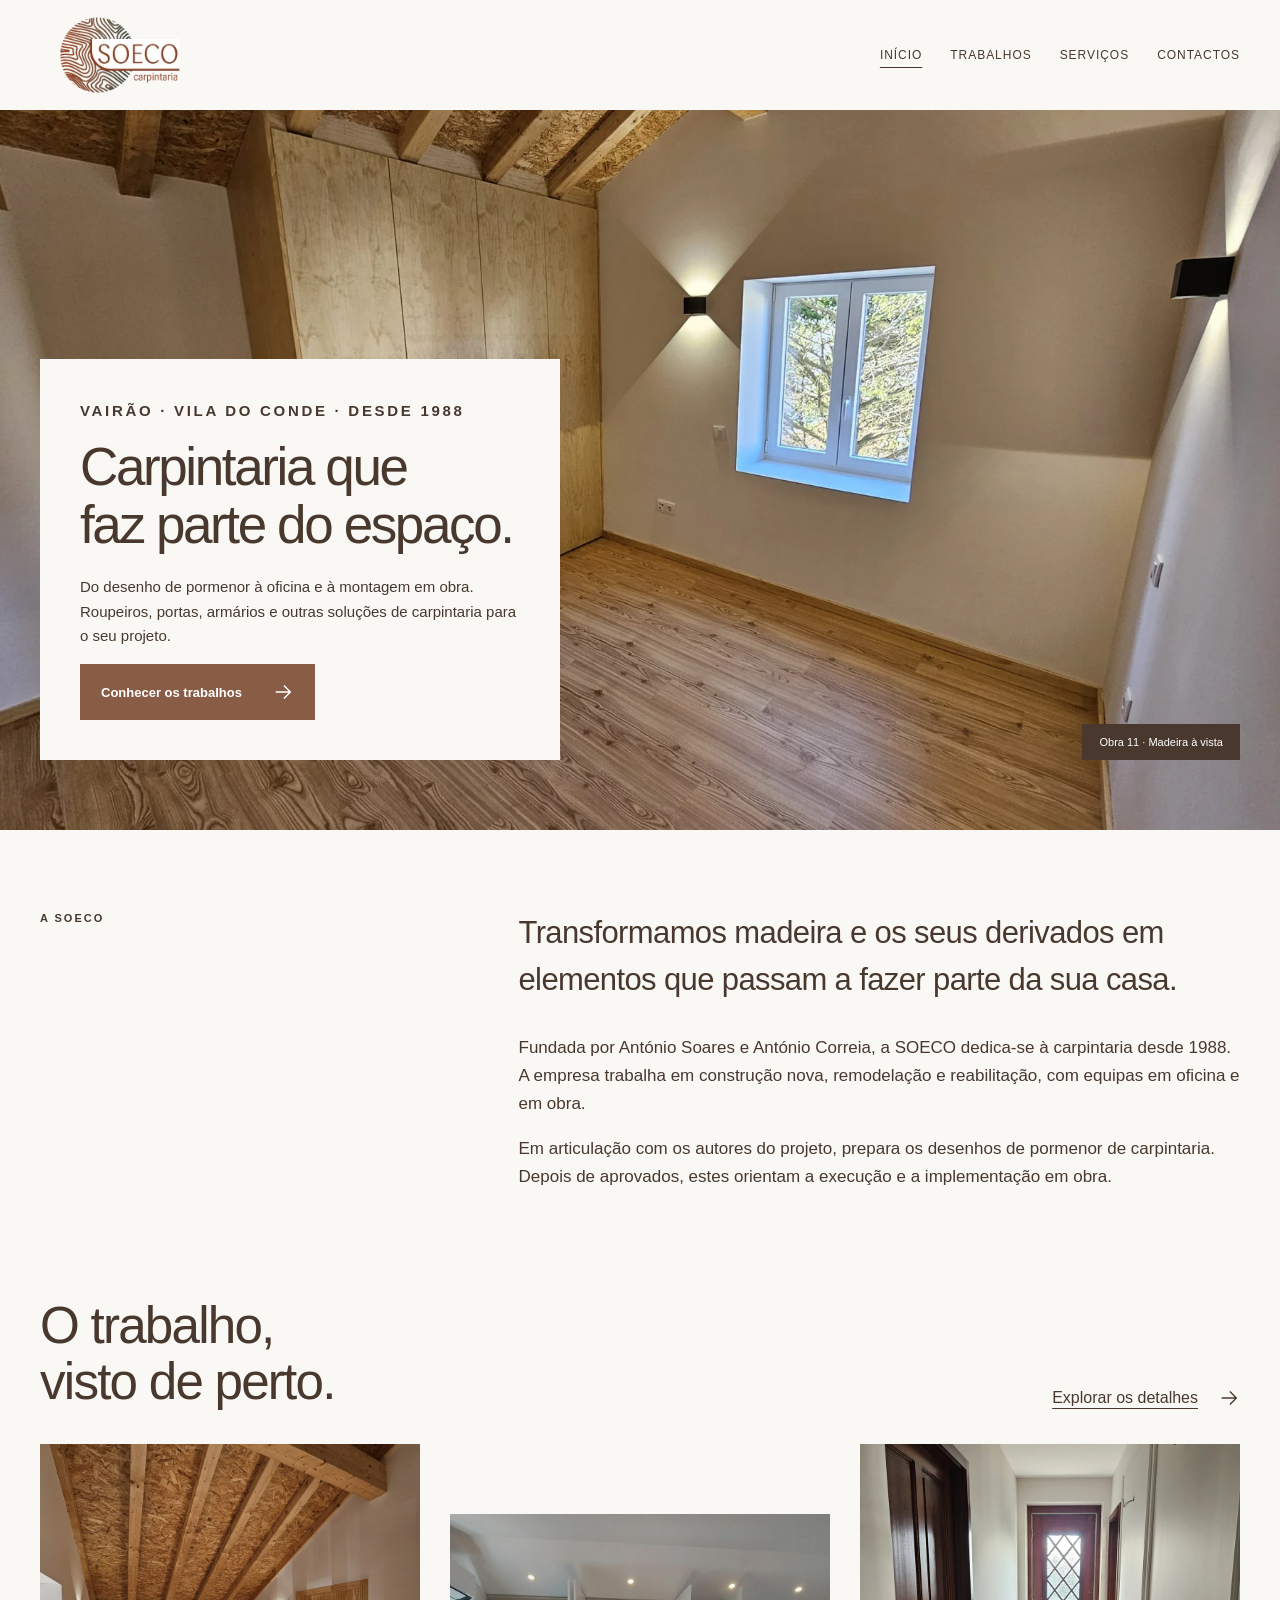
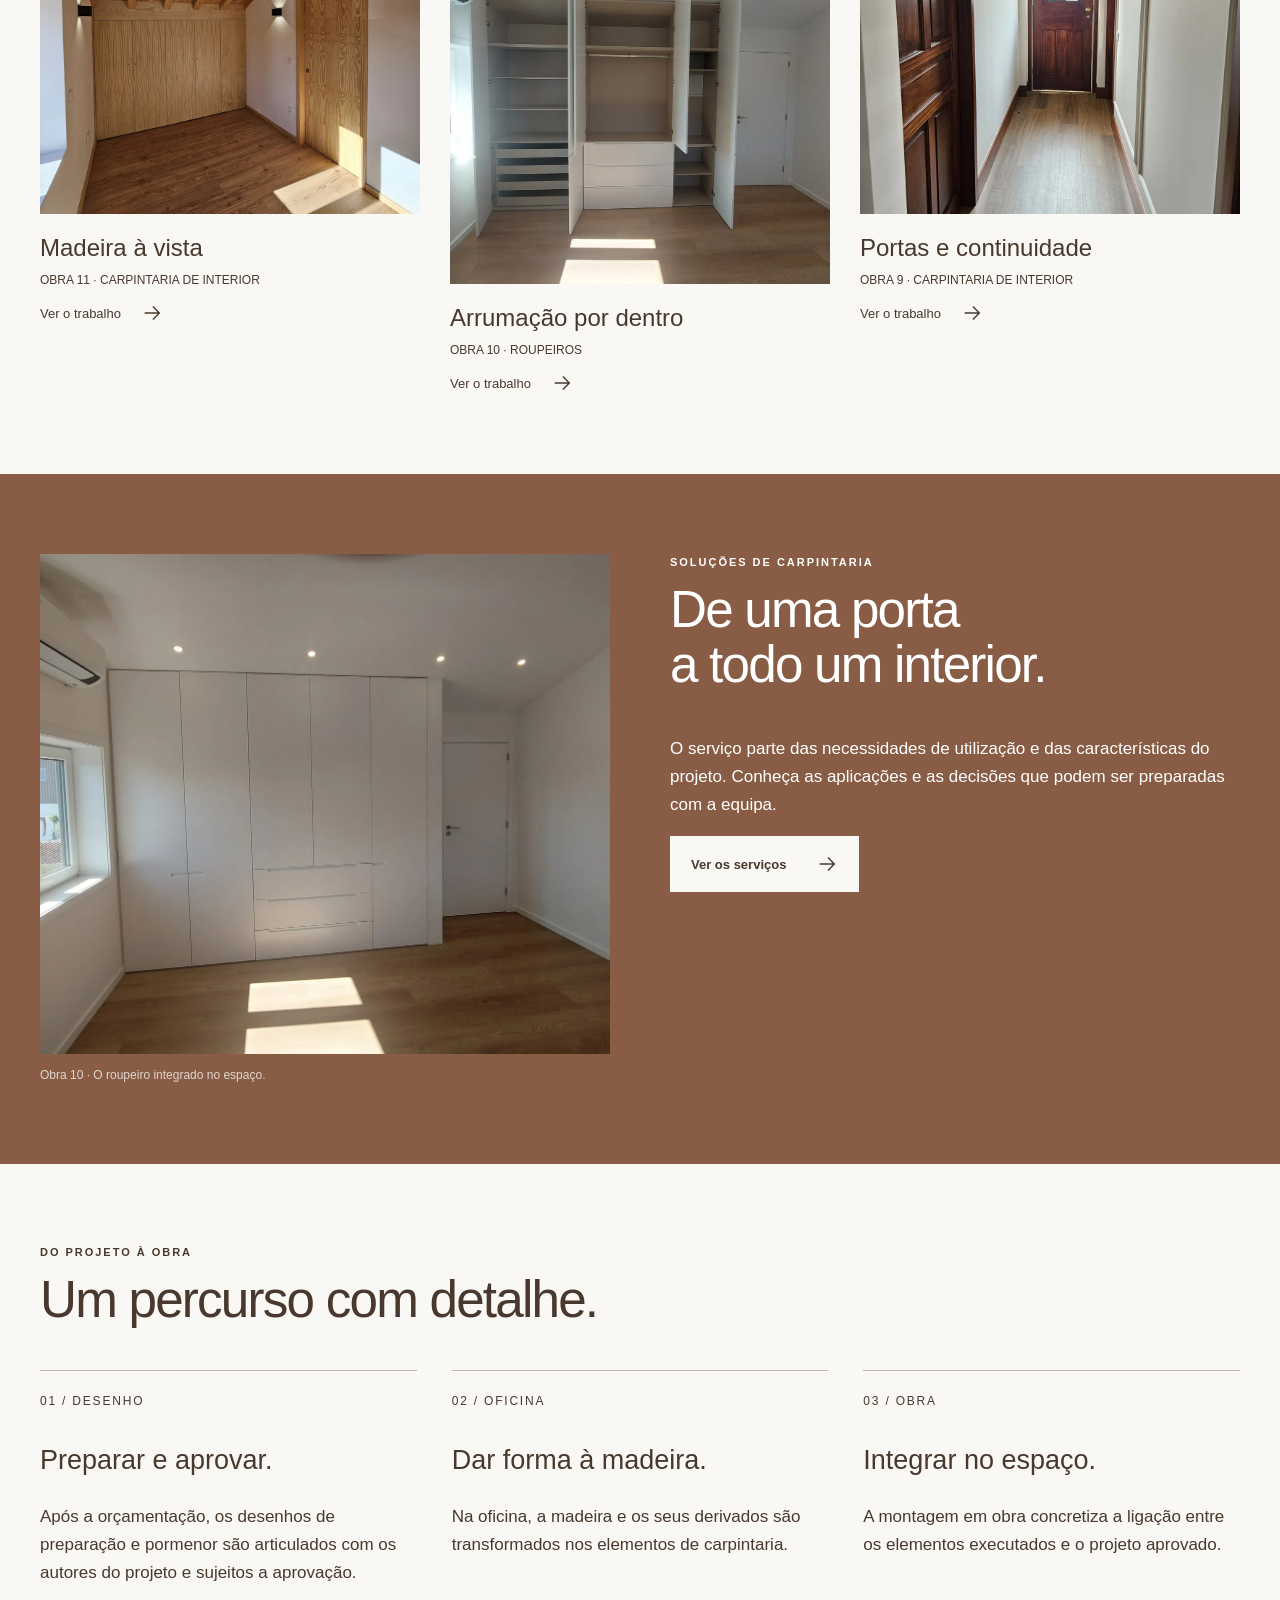
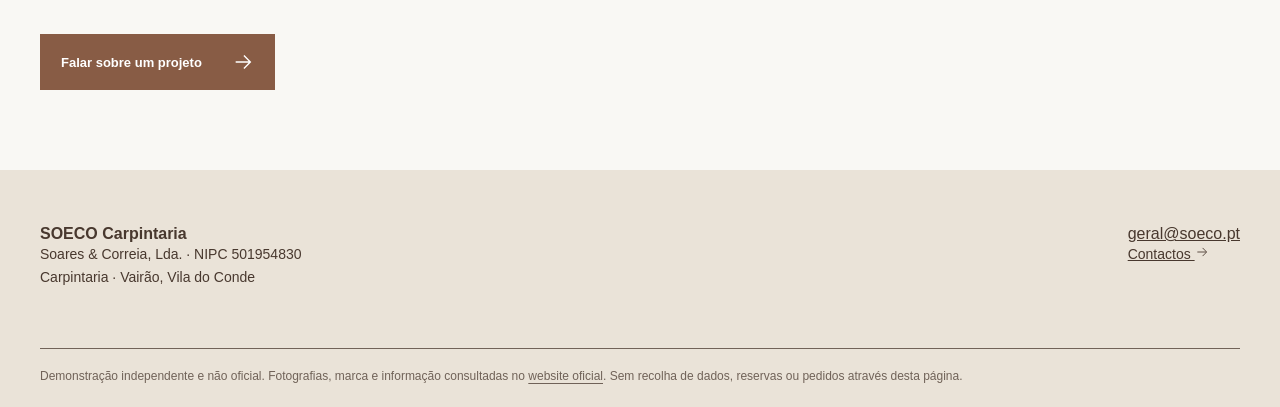
<file: index.html>
<!doctype html><html lang="pt-PT"><head><meta charset="utf-8"><meta name="viewport" content="width=device-width,initial-scale=1"><meta name="robots" content="noindex,nofollow,noarchive"><meta name="description" content="Demonstração independente de website — SOECO Carpintaria."><title>Carpintaria para o seu projeto | SOECO Carpintaria</title><link rel="stylesheet" href="styles.css"><script src="app.js" defer></script></head><body><a class="skip" href="#conteudo">Saltar para o conteúdo</a><header><div class="wrap header-inner"><a class="logo" href="index.html" aria-label="SOECO Carpintaria — início"><img src="assets/logo.webp" alt="SOECO Carpintaria" width="220" height="80"></a><button class="menu-toggle" aria-controls="navegacao" aria-expanded="false">Menu</button><nav class="nav" id="navegacao" aria-label="Navegação principal"><a href="index.html" aria-current="page">Início</a><a href="trabalhos.html">Trabalhos</a><a href="servicos.html">Serviços</a><a href="contactos.html">Contactos</a></nav></div></header><main id="conteudo"><section class="hero"><img src="assets/obra11-1.webp" alt="Interior com carpintaria e madeira à vista, publicado como Obra11 pela SOECO" width="1800" height="1200"><div class="wrap"><div class="hero-card"><p class="eyebrow">Vairão · Vila do Conde · Desde 1988</p><h1>Carpintaria que<br>faz parte do espaço.</h1><p>Do desenho de pormenor à oficina e à montagem em obra. Roupeiros, portas, armários e outras soluções de carpintaria para o seu projeto.</p><a class="btn" href="trabalhos.html">Conhecer os trabalhos <svg viewBox="0 0 24 24" aria-hidden="true"><path d="M4 12h15M13 5l7 7-7 7"/></svg></a></div><span class="hero-label">Obra 11 · Madeira à vista</span></div></section><section><div class="wrap intro-section"><p class="eyebrow">A SOECO</p><div><p class="plain-intro">Transformamos madeira e os seus derivados em elementos que passam a fazer parte da sua casa.</p><p>Fundada por António Soares e António Correia, a SOECO dedica-se à carpintaria desde 1988. A empresa trabalha em construção nova, remodelação e reabilitação, com equipas em oficina e em obra.</p><p>Em articulação com os autores do projeto, prepara os desenhos de pormenor de carpintaria. Depois de aprovados, estes orientam a execução e a implementação em obra.</p></div></div></section><section style="padding-top:10px"><div class="wrap"><div class="section-head"><h2>O trabalho,<br>visto de perto.</h2><a class="link" href="trabalhos.html">Explorar os detalhes <svg viewBox="0 0 24 24" aria-hidden="true"><path d="M4 12h15M13 5l7 7-7 7"/></svg></a></div><div class="work-covers"><a class="work-cover" href="trabalhos.html#obra11"><img src="assets/obra11-2.webp" alt="Madeira à vista e frentes de armário na Obra11" loading="lazy" width="700" height="900"><h3>Madeira à vista</h3><p>OBRA 11 · CARPINTARIA DE INTERIOR</p><span class="link">Ver o trabalho <svg viewBox="0 0 24 24" aria-hidden="true"><path d="M4 12h15M13 5l7 7-7 7"/></svg></span></a><a class="work-cover" href="trabalhos.html#obra10"><img src="assets/obra10-0.webp" alt="Roupeiro aberto com organização interior na Obra10" loading="lazy" width="700" height="900"><h3>Arrumação por dentro</h3><p>OBRA 10 · ROUPEIROS</p><span class="link">Ver o trabalho <svg viewBox="0 0 24 24" aria-hidden="true"><path d="M4 12h15M13 5l7 7-7 7"/></svg></span></a><a class="work-cover" href="trabalhos.html#obra9"><img src="assets/obra9-2.webp" alt="Portas em circulação interior da Obra9" loading="lazy" width="700" height="900"><h3>Portas e continuidade</h3><p>OBRA 9 · CARPINTARIA DE INTERIOR</p><span class="link">Ver o trabalho <svg viewBox="0 0 24 24" aria-hidden="true"><path d="M4 12h15M13 5l7 7-7 7"/></svg></span></a></div></div></section><section class="wood"><div class="wrap two"><figure><img class="photo" src="assets/obra10-1.webp" alt="Frentes de roupeiro fechadas, Obra10" loading="lazy" width="900" height="800"><figcaption>Obra 10 · O roupeiro integrado no espaço.</figcaption></figure><div><p class="eyebrow">Soluções de carpintaria</p><h2>De uma porta<br>a todo um interior.</h2><p>O serviço parte das necessidades de utilização e das características do projeto. Conheça as aplicações e as decisões que podem ser preparadas com a equipa.</p><a class="btn" href="servicos.html">Ver os serviços <svg viewBox="0 0 24 24" aria-hidden="true"><path d="M4 12h15M13 5l7 7-7 7"/></svg></a></div></div></section><section><div class="wrap"><p class="eyebrow">Do projeto à obra</p><h2>Um percurso com detalhe.</h2><div class="process-line"><article><span class="num">01 / DESENHO</span><h3>Preparar e aprovar.</h3><p>Após a orçamentação, os desenhos de preparação e pormenor são articulados com os autores do projeto e sujeitos a aprovação.</p></article><article><span class="num">02 / OFICINA</span><h3>Dar forma à madeira.</h3><p>Na oficina, a madeira e os seus derivados são transformados nos elementos de carpintaria.</p></article><article><span class="num">03 / OBRA</span><h3>Integrar no espaço.</h3><p>A montagem em obra concretiza a ligação entre os elementos executados e o projeto aprovado.</p></article></div><div class="actions"><a class="btn" href="contactos.html">Falar sobre um projeto <svg viewBox="0 0 24 24" aria-hidden="true"><path d="M4 12h15M13 5l7 7-7 7"/></svg></a></div></div></section></main><footer><div class="wrap"><div class="foot-top"><div><strong>SOECO Carpintaria</strong><p>Soares & Correia, Lda. · NIPC 501954830<br>Carpintaria · Vairão, Vila do Conde</p></div><div><a href="mailto:geral@soeco.pt">geral@soeco.pt</a><p><a href="contactos.html">Contactos <svg viewBox="0 0 24 24" aria-hidden="true"><path d="M4 12h15M13 5l7 7-7 7"/></svg></a></p></div></div><div class="demo">Demonstração independente e não oficial. Fotografias, marca e informação consultadas no <a href="https://soeco.pt/" target="_blank" rel="noopener noreferrer">website oficial</a>. Sem recolha de dados, reservas ou pedidos através desta página.</div></div></footer></body></html>
</file>
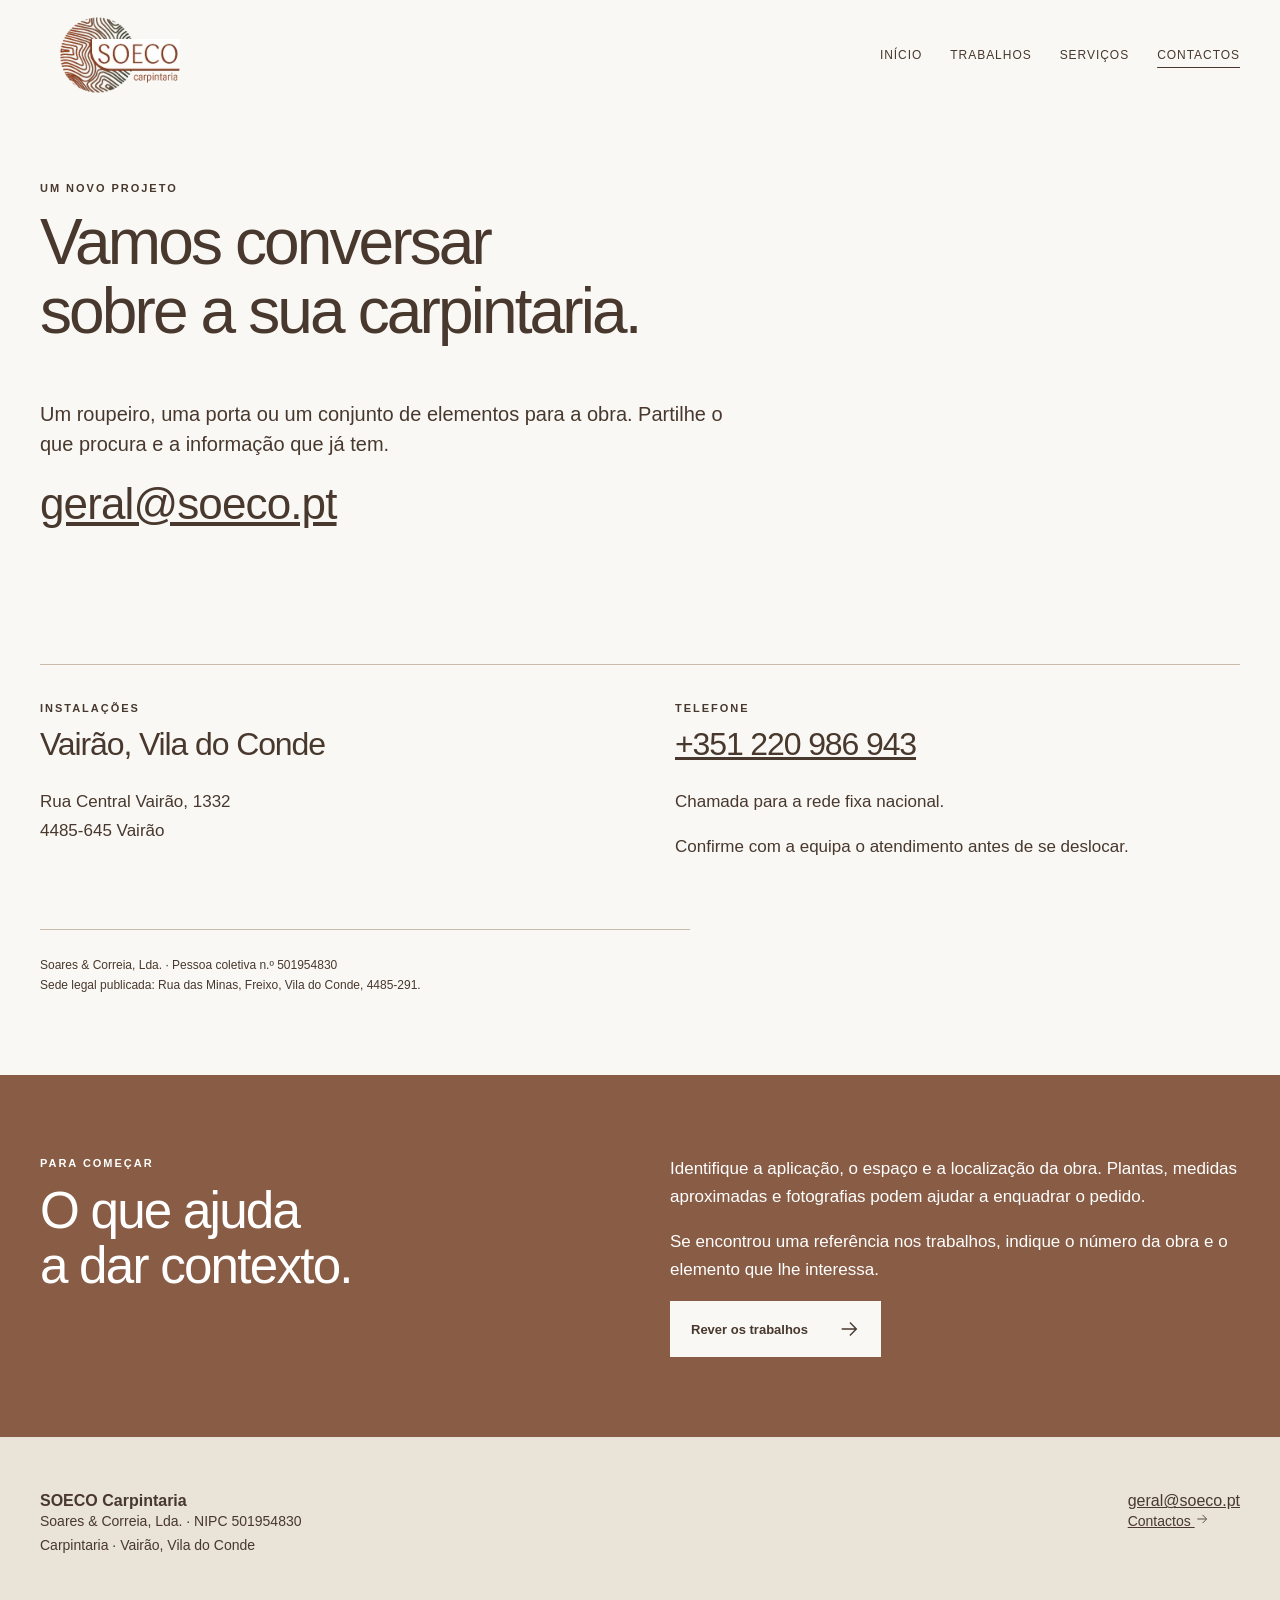
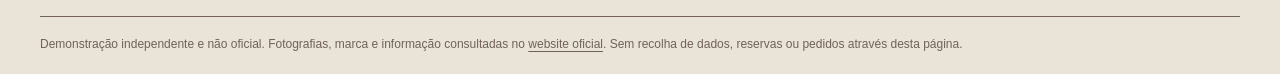
<file: contactos.html>
<!doctype html><html lang="pt-PT"><head><meta charset="utf-8"><meta name="viewport" content="width=device-width,initial-scale=1"><meta name="robots" content="noindex,nofollow,noarchive"><meta name="description" content="Demonstração independente de website — SOECO Carpintaria."><title>Contactos e localização | SOECO Carpintaria</title><link rel="stylesheet" href="styles.css"><script src="app.js" defer></script></head><body><a class="skip" href="#conteudo">Saltar para o conteúdo</a><header><div class="wrap header-inner"><a class="logo" href="index.html" aria-label="SOECO Carpintaria — início"><img src="assets/logo.webp" alt="SOECO Carpintaria" width="220" height="80"></a><button class="menu-toggle" aria-controls="navegacao" aria-expanded="false">Menu</button><nav class="nav" id="navegacao" aria-label="Navegação principal"><a href="index.html">Início</a><a href="trabalhos.html">Trabalhos</a><a href="servicos.html">Serviços</a><a href="contactos.html" aria-current="page">Contactos</a></nav></div></header><main id="conteudo"><section class="page-top"><div class="wrap"><p class="eyebrow">Um novo projeto</p><h1>Vamos conversar<br>sobre a sua carpintaria.</h1><p class="lead">Um roupeiro, uma porta ou um conjunto de elementos para a obra. Partilhe o que procura e a informação que já tem.</p><a class="contact-link" href="mailto:geral@soeco.pt">geral@soeco.pt</a></div></section><section><div class="wrap"><div class="contact-info"><div><p class="eyebrow">Instalações</p><h2>Vairão, Vila do Conde</h2><address class="address">Rua Central Vairão, 1332<br>4485-645 Vairão</address></div><div><p class="eyebrow">Telefone</p><h2><a href="tel:+351220986943">+351 220 986 943</a></h2><p>Chamada para a rede fixa nacional.</p><p>Confirme com a equipa o atendimento antes de se deslocar.</p></div></div><div class="legal">Soares & Correia, Lda. · Pessoa coletiva n.º 501954830<br>Sede legal publicada: Rua das Minas, Freixo, Vila do Conde, 4485-291.</div></div></section><section class="wood"><div class="wrap two"><div><p class="eyebrow">Para começar</p><h2>O que ajuda<br>a dar contexto.</h2></div><div><p>Identifique a aplicação, o espaço e a localização da obra. Plantas, medidas aproximadas e fotografias podem ajudar a enquadrar o pedido.</p><p>Se encontrou uma referência nos trabalhos, indique o número da obra e o elemento que lhe interessa.</p><a class="btn" href="trabalhos.html">Rever os trabalhos <svg viewBox="0 0 24 24" aria-hidden="true"><path d="M4 12h15M13 5l7 7-7 7"/></svg></a></div></div></section></main><footer><div class="wrap"><div class="foot-top"><div><strong>SOECO Carpintaria</strong><p>Soares & Correia, Lda. · NIPC 501954830<br>Carpintaria · Vairão, Vila do Conde</p></div><div><a href="mailto:geral@soeco.pt">geral@soeco.pt</a><p><a href="contactos.html">Contactos <svg viewBox="0 0 24 24" aria-hidden="true"><path d="M4 12h15M13 5l7 7-7 7"/></svg></a></p></div></div><div class="demo">Demonstração independente e não oficial. Fotografias, marca e informação consultadas no <a href="https://soeco.pt/" target="_blank" rel="noopener noreferrer">website oficial</a>. Sem recolha de dados, reservas ou pedidos através desta página.</div></div></footer></body></html>
</file>
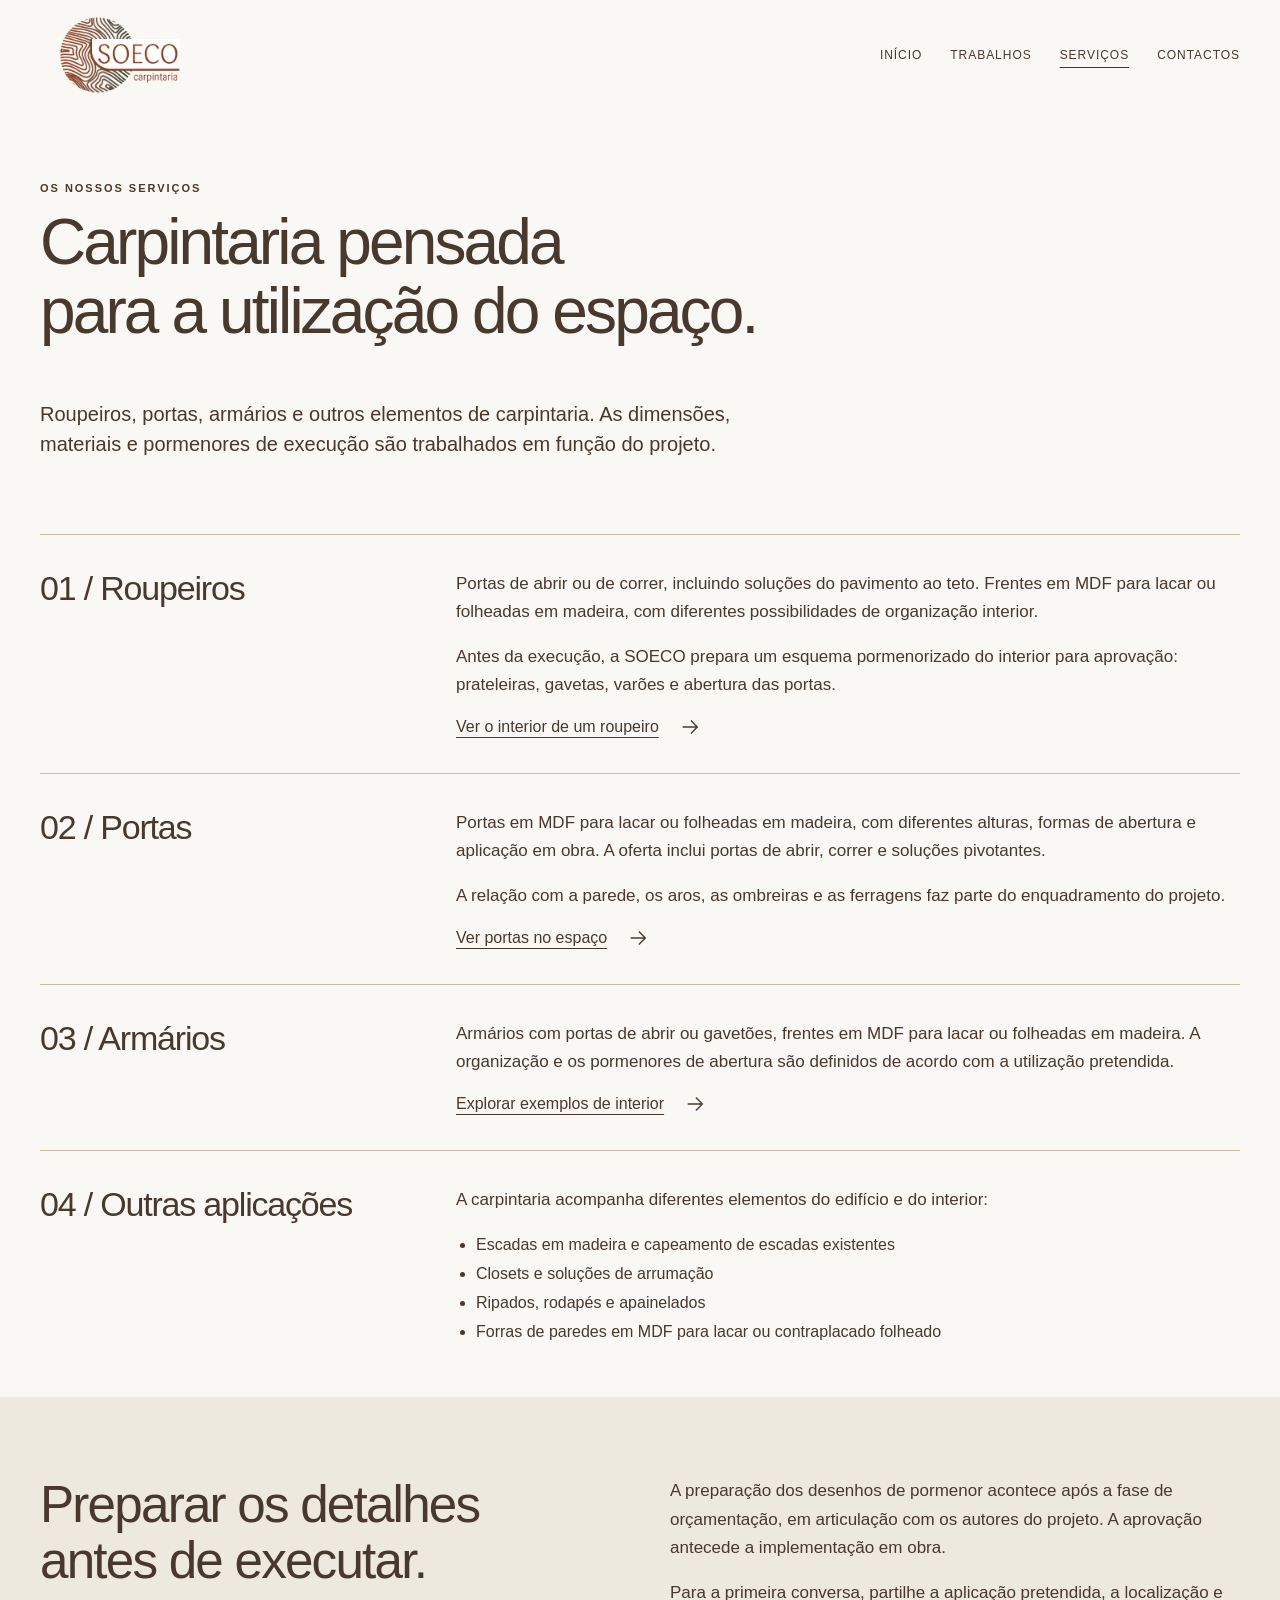
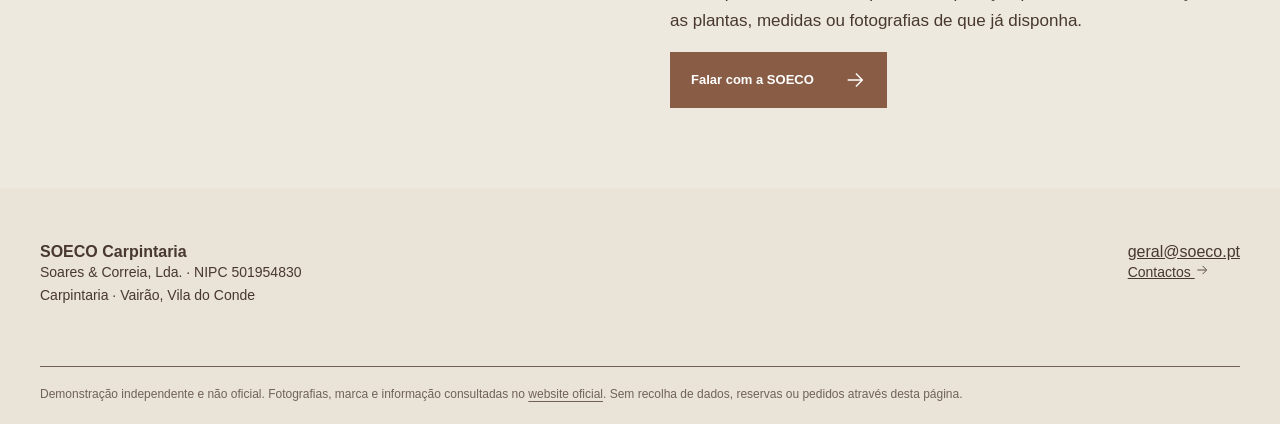
<file: servicos.html>
<!doctype html><html lang="pt-PT"><head><meta charset="utf-8"><meta name="viewport" content="width=device-width,initial-scale=1"><meta name="robots" content="noindex,nofollow,noarchive"><meta name="description" content="Demonstração independente de website — SOECO Carpintaria."><title>Roupeiros, portas e carpintaria de interior | SOECO Carpintaria</title><link rel="stylesheet" href="styles.css"><script src="app.js" defer></script></head><body><a class="skip" href="#conteudo">Saltar para o conteúdo</a><header><div class="wrap header-inner"><a class="logo" href="index.html" aria-label="SOECO Carpintaria — início"><img src="assets/logo.webp" alt="SOECO Carpintaria" width="220" height="80"></a><button class="menu-toggle" aria-controls="navegacao" aria-expanded="false">Menu</button><nav class="nav" id="navegacao" aria-label="Navegação principal"><a href="index.html">Início</a><a href="trabalhos.html">Trabalhos</a><a href="servicos.html" aria-current="page">Serviços</a><a href="contactos.html">Contactos</a></nav></div></header><main id="conteudo"><section class="page-top"><div class="wrap"><p class="eyebrow">Os nossos serviços</p><h1>Carpintaria pensada<br>para a utilização do espaço.</h1><p class="lead">Roupeiros, portas, armários e outros elementos de carpintaria. As dimensões, materiais e pormenores de execução são trabalhados em função do projeto.</p></div></section><div class="wrap"><section class="service-detail" id="roupeiros"><h2>01 / Roupeiros</h2><div><p>Portas de abrir ou de correr, incluindo soluções do pavimento ao teto. Frentes em MDF para lacar ou folheadas em madeira, com diferentes possibilidades de organização interior.</p><p>Antes da execução, a SOECO prepara um esquema pormenorizado do interior para aprovação: prateleiras, gavetas, varões e abertura das portas.</p><a class="link" href="trabalhos.html#obra10">Ver o interior de um roupeiro <svg viewBox="0 0 24 24" aria-hidden="true"><path d="M4 12h15M13 5l7 7-7 7"/></svg></a></div></section><section class="service-detail" id="portas"><h2>02 / Portas</h2><div><p>Portas em MDF para lacar ou folheadas em madeira, com diferentes alturas, formas de abertura e aplicação em obra. A oferta inclui portas de abrir, correr e soluções pivotantes.</p><p>A relação com a parede, os aros, as ombreiras e as ferragens faz parte do enquadramento do projeto.</p><a class="link" href="trabalhos.html#obra9">Ver portas no espaço <svg viewBox="0 0 24 24" aria-hidden="true"><path d="M4 12h15M13 5l7 7-7 7"/></svg></a></div></section><section class="service-detail" id="armarios"><h2>03 / Armários</h2><div><p>Armários com portas de abrir ou gavetões, frentes em MDF para lacar ou folheadas em madeira. A organização e os pormenores de abertura são definidos de acordo com a utilização pretendida.</p><a class="link" href="trabalhos.html#obra11">Explorar exemplos de interior <svg viewBox="0 0 24 24" aria-hidden="true"><path d="M4 12h15M13 5l7 7-7 7"/></svg></a></div></section><section class="service-detail"><h2>04 / Outras aplicações</h2><div><p>A carpintaria acompanha diferentes elementos do edifício e do interior:</p><ul><li>Escadas em madeira e capeamento de escadas existentes</li><li>Closets e soluções de arrumação</li><li>Ripados, rodapés e apainelados</li><li>Forras de paredes em MDF para lacar ou contraplacado folheado</li></ul></div></section></div><section class="pale"><div class="wrap two"><h2>Preparar os detalhes<br>antes de executar.</h2><div><p>A preparação dos desenhos de pormenor acontece após a fase de orçamentação, em articulação com os autores do projeto. A aprovação antecede a implementação em obra.</p><p>Para a primeira conversa, partilhe a aplicação pretendida, a localização e as plantas, medidas ou fotografias de que já disponha.</p><a class="btn" href="contactos.html">Falar com a SOECO <svg viewBox="0 0 24 24" aria-hidden="true"><path d="M4 12h15M13 5l7 7-7 7"/></svg></a></div></div></section></main><footer><div class="wrap"><div class="foot-top"><div><strong>SOECO Carpintaria</strong><p>Soares & Correia, Lda. · NIPC 501954830<br>Carpintaria · Vairão, Vila do Conde</p></div><div><a href="mailto:geral@soeco.pt">geral@soeco.pt</a><p><a href="contactos.html">Contactos <svg viewBox="0 0 24 24" aria-hidden="true"><path d="M4 12h15M13 5l7 7-7 7"/></svg></a></p></div></div><div class="demo">Demonstração independente e não oficial. Fotografias, marca e informação consultadas no <a href="https://soeco.pt/" target="_blank" rel="noopener noreferrer">website oficial</a>. Sem recolha de dados, reservas ou pedidos através desta página.</div></div></footer></body></html>
</file>
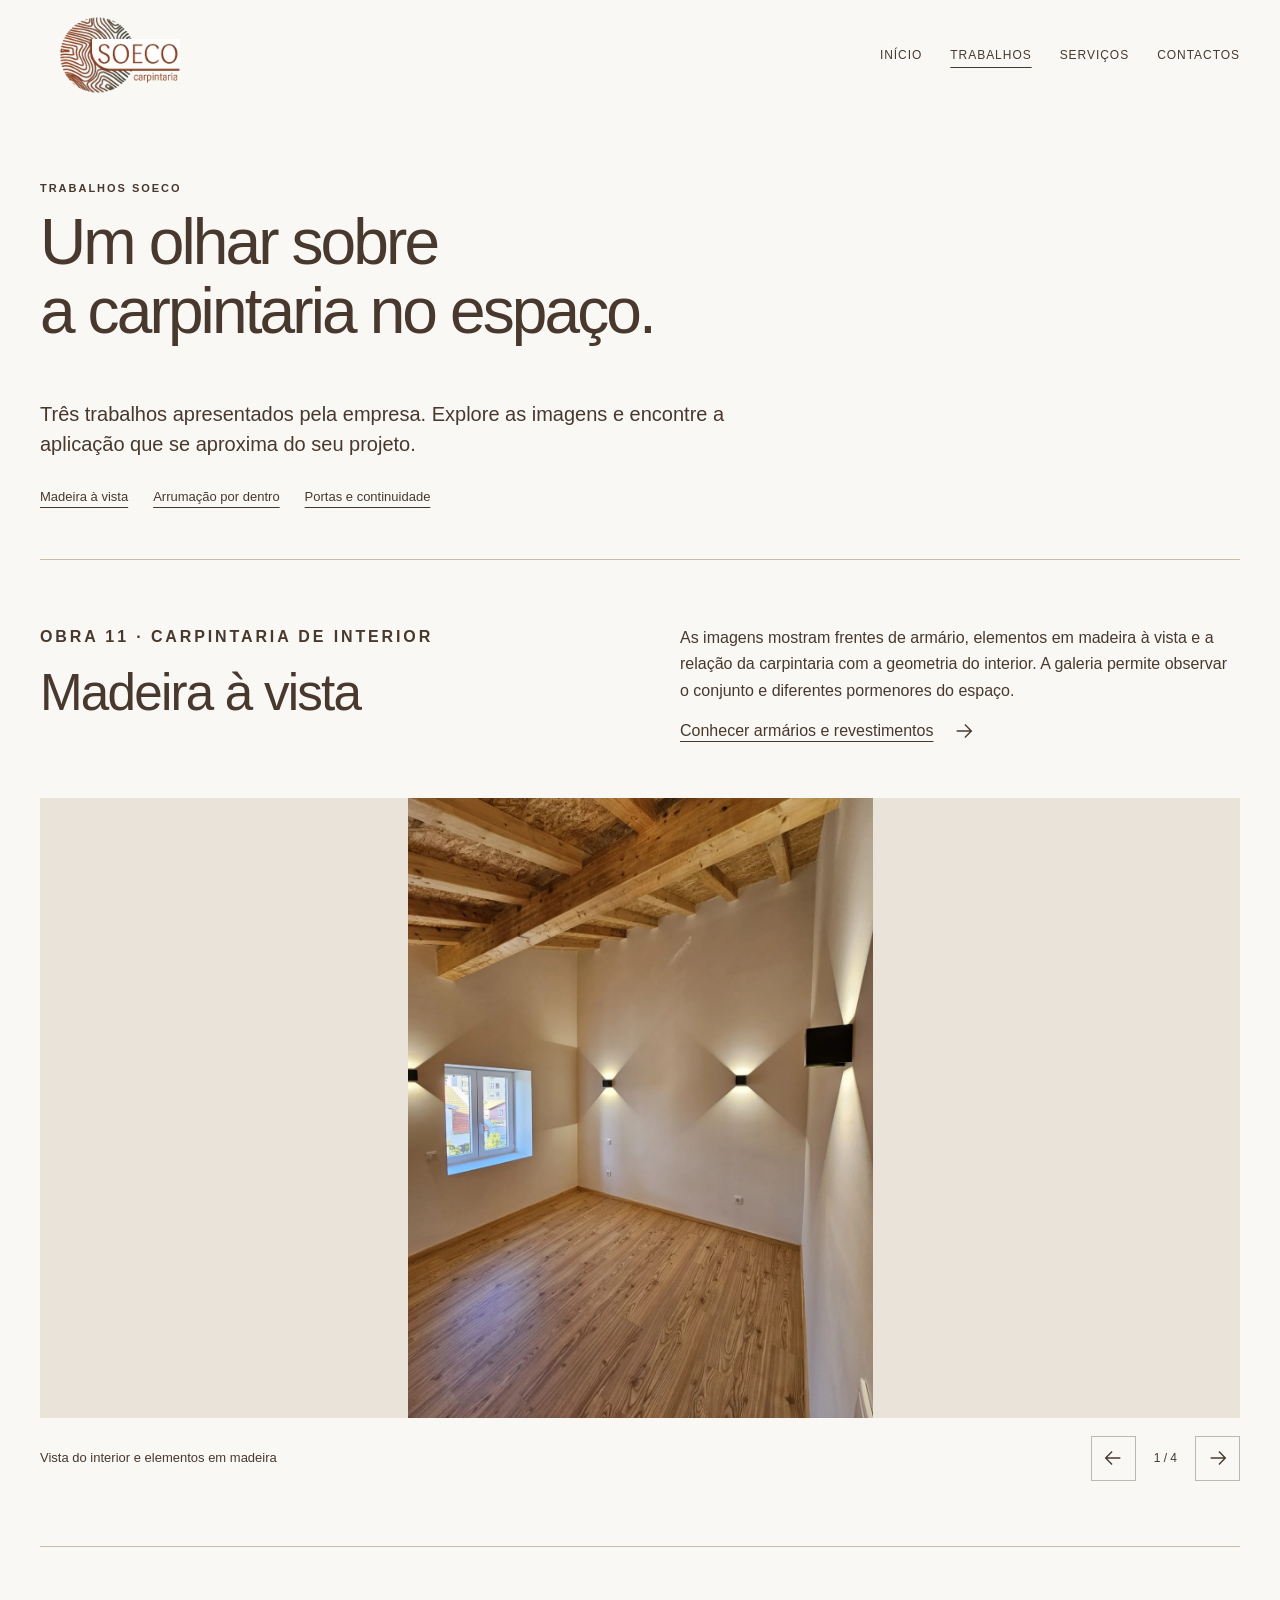
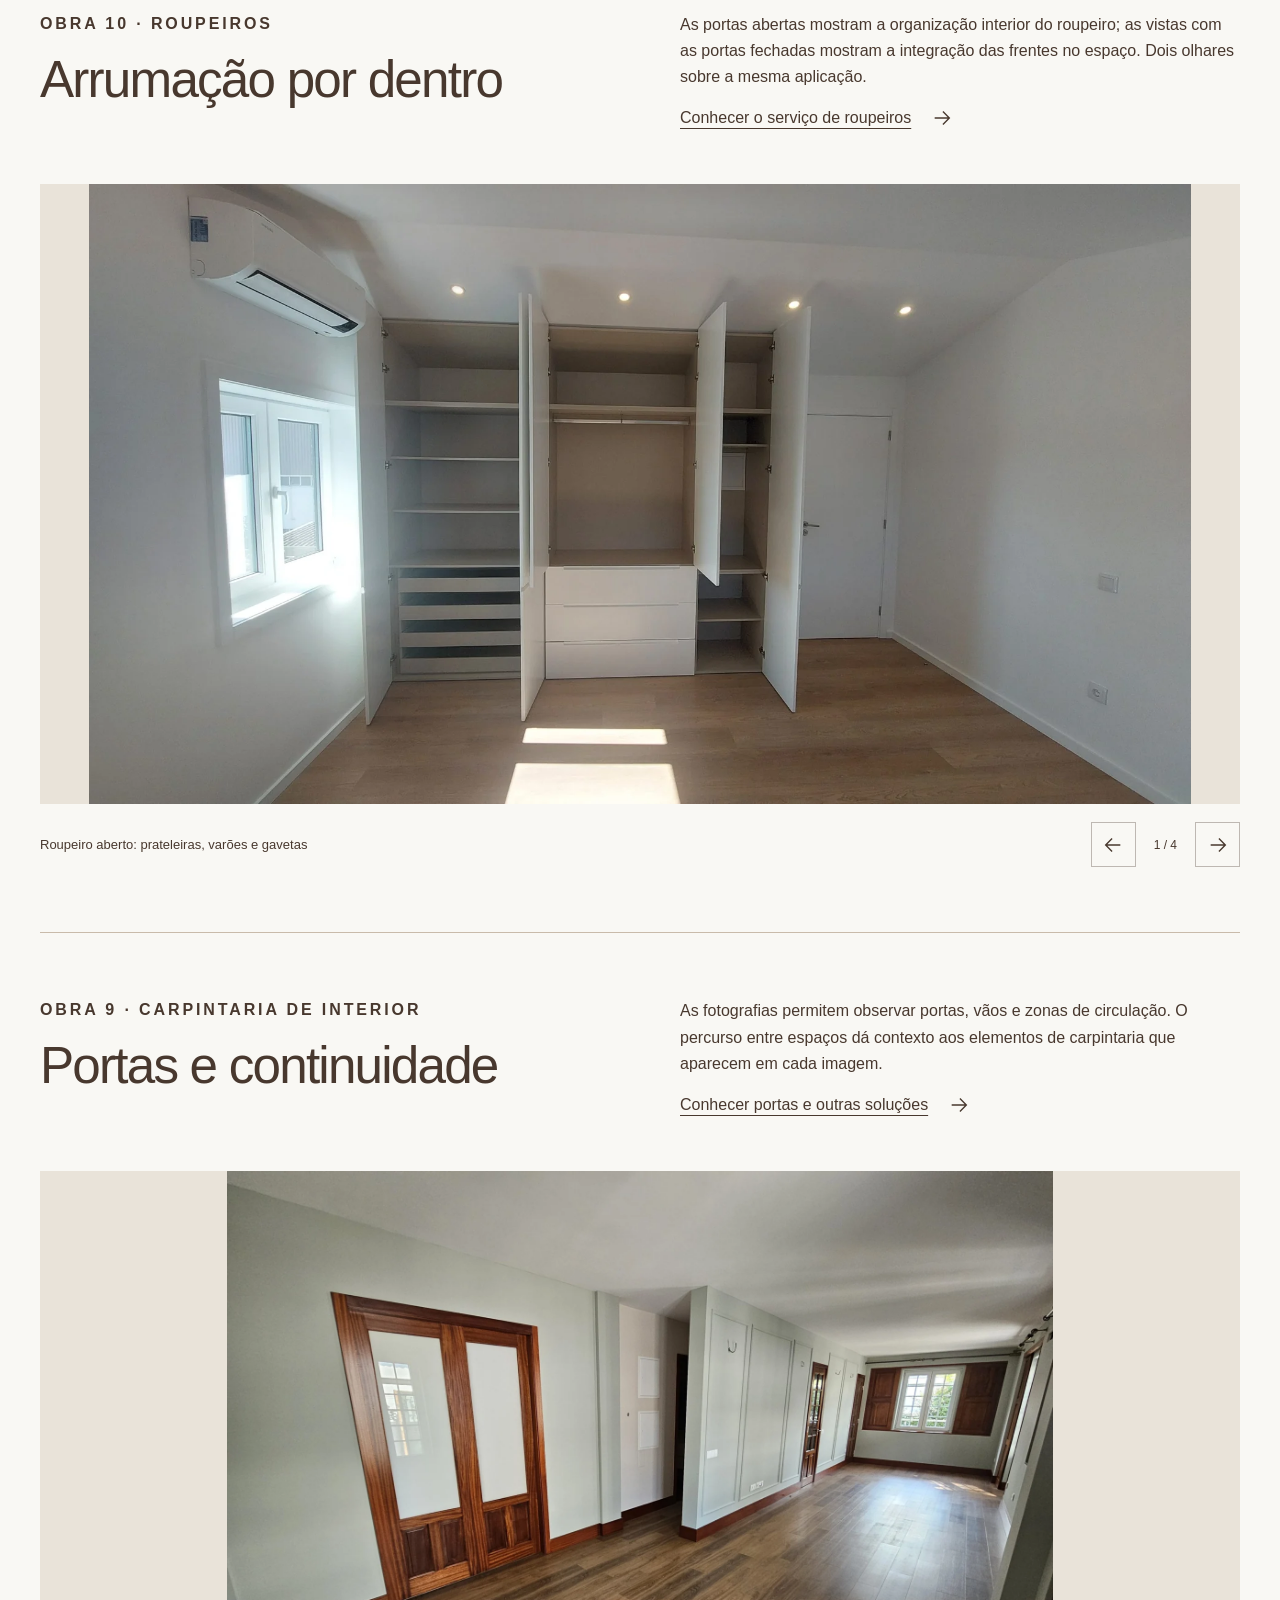
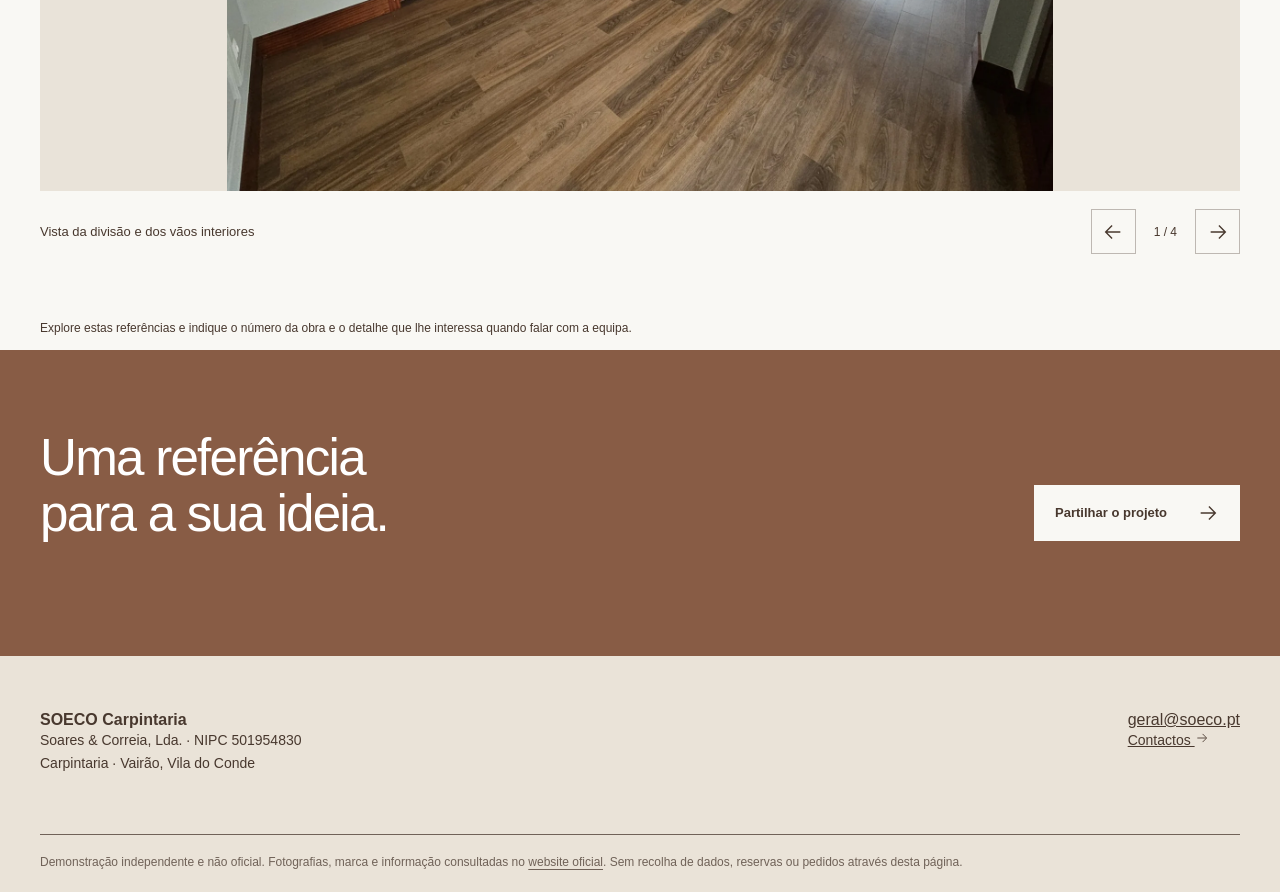
<file: trabalhos.html>
<!doctype html><html lang="pt-PT"><head><meta charset="utf-8"><meta name="viewport" content="width=device-width,initial-scale=1"><meta name="robots" content="noindex,nofollow,noarchive"><meta name="description" content="Demonstração independente de website — SOECO Carpintaria."><title>Trabalhos e detalhes de carpintaria | SOECO Carpintaria</title><link rel="stylesheet" href="styles.css"><script src="app.js" defer></script></head><body><a class="skip" href="#conteudo">Saltar para o conteúdo</a><header><div class="wrap header-inner"><a class="logo" href="index.html" aria-label="SOECO Carpintaria — início"><img src="assets/logo.webp" alt="SOECO Carpintaria" width="220" height="80"></a><button class="menu-toggle" aria-controls="navegacao" aria-expanded="false">Menu</button><nav class="nav" id="navegacao" aria-label="Navegação principal"><a href="index.html">Início</a><a href="trabalhos.html" aria-current="page">Trabalhos</a><a href="servicos.html">Serviços</a><a href="contactos.html">Contactos</a></nav></div></header><main id="conteudo"><section class="page-top"><div class="wrap"><p class="eyebrow">Trabalhos SOECO</p><h1>Um olhar sobre<br>a carpintaria no espaço.</h1><p class="lead">Três trabalhos apresentados pela empresa. Explore as imagens e encontre a aplicação que se aproxima do seu projeto.</p><nav class="jumplinks" aria-label="Escolher um trabalho"><a href="#obra11">Madeira à vista</a><a href="#obra10">Arrumação por dentro</a><a href="#obra9">Portas e continuidade</a></nav></div></section><div class="wrap"><section class="work" id="obra11"><div class="work-head"><div><p class="eyebrow">Obra 11 · Carpintaria de interior</p><h2>Madeira à vista</h2></div><div><p>As imagens mostram frentes de armário, elementos em madeira à vista e a relação da carpintaria com a geometria do interior. A galeria permite observar o conjunto e diferentes pormenores do espaço.</p><a class="link" href="servicos.html#armarios">Conhecer armários e revestimentos <svg viewBox="0 0 24 24" aria-hidden="true"><path d="M4 12h15M13 5l7 7-7 7"/></svg></a></div></div><div class="gallery" data-slides='[{&quot;src&quot;: &quot;assets/obra11-0.webp&quot;, &quot;caption&quot;: &quot;Vista do interior e elementos em madeira&quot;, &quot;alt&quot;: &quot;Obra 11 — Vista do interior e elementos em madeira&quot;}, {&quot;src&quot;: &quot;assets/obra11-1.webp&quot;, &quot;caption&quot;: &quot;Frentes de armário e detalhe do teto&quot;, &quot;alt&quot;: &quot;Obra 11 — Frentes de armário e detalhe do teto&quot;}, {&quot;src&quot;: &quot;assets/obra11-2.webp&quot;, &quot;caption&quot;: &quot;Relação da carpintaria com o espaço&quot;, &quot;alt&quot;: &quot;Obra 11 — Relação da carpintaria com o espaço&quot;}, {&quot;src&quot;: &quot;assets/obra11-3.webp&quot;, &quot;caption&quot;: &quot;Pormenor da escada e circulação&quot;, &quot;alt&quot;: &quot;Obra 11 — Pormenor da escada e circulação&quot;}]'><img class="gallery-image" src="assets/obra11-0.webp" alt="Obra 11 — Vista do interior e elementos em madeira" loading="lazy" width="1400" height="1000"><div class="gallery-bottom"><p data-caption aria-live="polite">Vista do interior e elementos em madeira</p><div class="gallery-controls"><button data-prev aria-label="Imagem anterior da Obra 11"><svg viewBox="0 0 24 24" aria-hidden="true"><path d="M4 12h15M13 5l7 7-7 7"/></svg></button><span data-count>1 / 4</span><button data-next aria-label="Imagem seguinte da Obra 11"><svg viewBox="0 0 24 24" aria-hidden="true"><path d="M4 12h15M13 5l7 7-7 7"/></svg></button></div></div></div></section><section class="work" id="obra10"><div class="work-head"><div><p class="eyebrow">Obra 10 · Roupeiros</p><h2>Arrumação por dentro</h2></div><div><p>As portas abertas mostram a organização interior do roupeiro; as vistas com as portas fechadas mostram a integração das frentes no espaço. Dois olhares sobre a mesma aplicação.</p><a class="link" href="servicos.html#roupeiros">Conhecer o serviço de roupeiros <svg viewBox="0 0 24 24" aria-hidden="true"><path d="M4 12h15M13 5l7 7-7 7"/></svg></a></div></div><div class="gallery" data-slides='[{&quot;src&quot;: &quot;assets/obra10-0.webp&quot;, &quot;caption&quot;: &quot;Roupeiro aberto: prateleiras, varões e gavetas&quot;, &quot;alt&quot;: &quot;Obra 10 — Roupeiro aberto: prateleiras, varões e gavetas&quot;}, {&quot;src&quot;: &quot;assets/obra10-1.webp&quot;, &quot;caption&quot;: &quot;Roupeiro com as portas fechadas&quot;, &quot;alt&quot;: &quot;Obra 10 — Roupeiro com as portas fechadas&quot;}, {&quot;src&quot;: &quot;assets/obra10-2.webp&quot;, &quot;caption&quot;: &quot;Vista das frentes de arrumação&quot;, &quot;alt&quot;: &quot;Obra 10 — Vista das frentes de arrumação&quot;}, {&quot;src&quot;: &quot;assets/obra10-3.webp&quot;, &quot;caption&quot;: &quot;Relação entre o roupeiro e o espaço&quot;, &quot;alt&quot;: &quot;Obra 10 — Relação entre o roupeiro e o espaço&quot;}]'><img class="gallery-image" src="assets/obra10-0.webp" alt="Obra 10 — Roupeiro aberto: prateleiras, varões e gavetas" loading="lazy" width="1400" height="1000"><div class="gallery-bottom"><p data-caption aria-live="polite">Roupeiro aberto: prateleiras, varões e gavetas</p><div class="gallery-controls"><button data-prev aria-label="Imagem anterior da Obra 10"><svg viewBox="0 0 24 24" aria-hidden="true"><path d="M4 12h15M13 5l7 7-7 7"/></svg></button><span data-count>1 / 4</span><button data-next aria-label="Imagem seguinte da Obra 10"><svg viewBox="0 0 24 24" aria-hidden="true"><path d="M4 12h15M13 5l7 7-7 7"/></svg></button></div></div></div></section><section class="work" id="obra9"><div class="work-head"><div><p class="eyebrow">Obra 9 · Carpintaria de interior</p><h2>Portas e continuidade</h2></div><div><p>As fotografias permitem observar portas, vãos e zonas de circulação. O percurso entre espaços dá contexto aos elementos de carpintaria que aparecem em cada imagem.</p><a class="link" href="servicos.html#portas">Conhecer portas e outras soluções <svg viewBox="0 0 24 24" aria-hidden="true"><path d="M4 12h15M13 5l7 7-7 7"/></svg></a></div></div><div class="gallery" data-slides='[{&quot;src&quot;: &quot;assets/obra9-0.webp&quot;, &quot;caption&quot;: &quot;Vista da divisão e dos vãos interiores&quot;, &quot;alt&quot;: &quot;Obra 9 — Vista da divisão e dos vãos interiores&quot;}, {&quot;src&quot;: &quot;assets/obra9-1.webp&quot;, &quot;caption&quot;: &quot;Portas e relação com o espaço&quot;, &quot;alt&quot;: &quot;Obra 9 — Portas e relação com o espaço&quot;}, {&quot;src&quot;: &quot;assets/obra9-2.webp&quot;, &quot;caption&quot;: &quot;Zona de circulação com portas&quot;, &quot;alt&quot;: &quot;Obra 9 — Zona de circulação com portas&quot;}, {&quot;src&quot;: &quot;assets/obra9-3.webp&quot;, &quot;caption&quot;: &quot;Pormenor da escada&quot;, &quot;alt&quot;: &quot;Obra 9 — Pormenor da escada&quot;}]'><img class="gallery-image" src="assets/obra9-0.webp" alt="Obra 9 — Vista da divisão e dos vãos interiores" loading="lazy" width="1400" height="1000"><div class="gallery-bottom"><p data-caption aria-live="polite">Vista da divisão e dos vãos interiores</p><div class="gallery-controls"><button data-prev aria-label="Imagem anterior da Obra 9"><svg viewBox="0 0 24 24" aria-hidden="true"><path d="M4 12h15M13 5l7 7-7 7"/></svg></button><span data-count>1 / 4</span><button data-next aria-label="Imagem seguinte da Obra 9"><svg viewBox="0 0 24 24" aria-hidden="true"><path d="M4 12h15M13 5l7 7-7 7"/></svg></button></div></div></div></section><p class="public-note" style="font-size:12px;line-height:1.6">Explore estas referências e indique o número da obra e o detalhe que lhe interessa quando falar com a equipa.</p></div><section class="wood"><div class="wrap section-head"><h2>Uma referência<br>para a sua ideia.</h2><a class="btn" href="contactos.html">Partilhar o projeto <svg viewBox="0 0 24 24" aria-hidden="true"><path d="M4 12h15M13 5l7 7-7 7"/></svg></a></div></section></main><footer><div class="wrap"><div class="foot-top"><div><strong>SOECO Carpintaria</strong><p>Soares & Correia, Lda. · NIPC 501954830<br>Carpintaria · Vairão, Vila do Conde</p></div><div><a href="mailto:geral@soeco.pt">geral@soeco.pt</a><p><a href="contactos.html">Contactos <svg viewBox="0 0 24 24" aria-hidden="true"><path d="M4 12h15M13 5l7 7-7 7"/></svg></a></p></div></div><div class="demo">Demonstração independente e não oficial. Fotografias, marca e informação consultadas no <a href="https://soeco.pt/" target="_blank" rel="noopener noreferrer">website oficial</a>. Sem recolha de dados, reservas ou pedidos através desta página.</div></div></footer></body></html>
</file>
<file: styles.css>
*{box-sizing:border-box}html{scroll-behavior:smooth;scroll-padding-top:100px}body{margin:0}a{color:inherit}img{max-width:100%;display:block}button,input,select{font:inherit}button,a{-webkit-tap-highlight-color:transparent}button{cursor:pointer}a:focus-visible,button:focus-visible,summary:focus-visible{outline:3px solid var(--accent);outline-offset:5px}svg{width:22px;height:22px;fill:none;stroke:currentColor;stroke-width:1.5;flex:none}.skip{position:absolute;left:12px;top:-90px;background:white;color:black;padding:15px;z-index:20}.skip:focus{top:12px}.wrap{width:min(1240px,calc(100% - 80px));margin:auto}header{position:relative;z-index:5}.header-inner{display:flex;align-items:center;justify-content:space-between;gap:25px;min-height:100px}.logo img{width:180px;height:64px;object-fit:contain;object-position:left}.nav{display:flex;align-items:center;gap:28px}.nav a{text-decoration:none;font-size:14px}.nav a[aria-current=page]{text-decoration:underline;text-underline-offset:8px}.menu-toggle{display:none;background:none;color:inherit;border:1px solid currentColor;padding:10px 13px}.eyebrow{text-transform:uppercase;letter-spacing:.16em;font-size:12px;font-weight:700;line-height:1.5}.btn{display:inline-flex;align-items:center;justify-content:space-between;gap:30px;padding:17px 23px;text-decoration:none;background:var(--accent);color:var(--buttontext);border:1px solid var(--accent);font-weight:700;font-size:14px}.btn.secondary{background:transparent;color:inherit;border:1px solid currentColor}.actions{display:flex;flex-wrap:wrap;gap:14px;margin-top:30px}section{padding:80px 0}h1,h2,h3,p{margin-top:0}h1{font-size:clamp(42px,6vw,80px);line-height:1.02;letter-spacing:-.045em;font-weight:500}h2{font-size:clamp(30px,4vw,50px);line-height:1.08;letter-spacing:-.035em;font-weight:500}h3{font-size:23px;line-height:1.2;font-weight:500}p{font-size:17px;line-height:1.65}.lead{font-size:20px;line-height:1.5}.muted{opacity:.72}.two{display:grid;grid-template-columns:1fr 1fr;gap:60px}.three{display:grid;grid-template-columns:repeat(3,1fr);gap:25px}.section-head{display:flex;justify-content:space-between;align-items:end;gap:40px;margin-bottom:35px}.section-head h2{margin:0;max-width:700px}.section-head p{max-width:380px;margin:0}.link{display:inline-flex;align-items:center;gap:20px;text-underline-offset:5px}.photo{width:100%;object-fit:cover}figure{margin:0}figcaption{font-size:12px;line-height:1.5;margin-top:12px;opacity:.75}.page-top{padding:70px 0 55px}.page-top h1{max-width:850px}.page-top p{max-width:720px}.filters{display:flex;flex-wrap:wrap;gap:10px;margin-bottom:30px}.filters button{background:transparent;color:inherit;border:1px solid currentColor;padding:11px 18px}.filters button[aria-pressed=true]{background:var(--accent);border-color:var(--accent);color:var(--buttontext)}[hidden]{display:none!important}.sr-only{position:absolute;width:1px;height:1px;padding:0;margin:-1px;overflow:hidden;clip:rect(0,0,0,0);white-space:nowrap;border:0}details{border-top:1px solid currentColor;padding:22px 0}details:last-child{border-bottom:1px solid currentColor}summary{cursor:pointer;list-style:none;display:flex;gap:20px;align-items:center;justify-content:space-between;font-size:22px}summary::-webkit-details-marker{display:none}summary:after{content:'+';font-size:28px}details[open] summary:after{content:'−'}details p{margin:18px 0 0;max-width:720px}footer{padding:55px 0 20px}footer .foot-top{display:flex;justify-content:space-between;gap:35px;margin-bottom:45px}footer p{font-size:14px}footer a{overflow-wrap:anywhere}.demo{border-top:1px solid currentColor;padding-top:18px;font-size:12px;line-height:1.6;opacity:.75}.demo a{text-underline-offset:3px}.contact-link{font-size:clamp(23px,4vw,44px);letter-spacing:-.02em;overflow-wrap:anywhere}.address{font-style:normal;line-height:1.7;font-size:17px}.band{background:var(--accent);color:var(--buttontext)}.band h2{max-width:700px}.band .btn{background:var(--buttontext);color:var(--accent);border-color:var(--buttontext)}@media(max-width:800px){.wrap{width:calc(100% - 40px)}.header-inner{min-height:84px}.logo img{width:145px;height:52px}.menu-toggle{display:block}.nav{display:none;position:absolute;top:84px;left:0;right:0;padding:25px;background:var(--navbg);color:var(--navtext);border-top:1px solid currentColor;flex-direction:column;align-items:stretch;gap:0}.nav.open{display:flex}.nav a{padding:14px 0;font-size:17px}.two,.three{grid-template-columns:1fr;gap:30px}section{padding:55px 0}.page-top{padding:45px 0 35px}.section-head{display:block}.section-head p{margin-top:22px}.foot-top{flex-direction:column}.actions{gap:12px}.btn{padding:15px 18px}h1{font-size:46px}h2{font-size:35px}p{font-size:16px}.lead{font-size:18px}summary{font-size:20px}.contact-link{font-size:27px}}@media(prefers-reduced-motion:reduce){html{scroll-behavior:auto}*{animation:none!important;transition:none!important}}
body{--accent:#885c45;--buttontext:#fff;--navbg:#f9f8f4;--navtext:#48382e;background:#f9f8f4;color:#48382e;font-family:Arial,Helvetica,sans-serif}header{background:#f9f8f4}.logo img{width:160px;height:82px}.header-inner{min-height:110px}.nav a{font-size:12px;letter-spacing:.08em;text-transform:uppercase}.eyebrow{font-size:11px;letter-spacing:.18em}h1,h2,h3{font-weight:400}h1{font-size:clamp(45px,5vw,70px);line-height:1.08;letter-spacing:-.045em}h2{font-size:clamp(33px,4vw,52px)}.hero{position:relative;padding:0;min-height:720px;background:#b39a7c}.hero>img{position:absolute;width:100%;height:100%;object-fit:cover;object-position:center 60%}.hero .wrap{position:relative;padding:70px 0;min-height:720px;display:flex;align-items:end;justify-content:space-between;gap:30px}.hero-card{background:#f9f8f4;padding:40px;width:520px}.hero-card h1{font-size:53px;margin-bottom:22px}.hero-card p{font-size:15px;line-height:1.65}.hero-label{align-self:end;background:#48382e;color:#fff;padding:12px 17px;font-size:11px}.plain-intro{max-width:950px;font-size:31px;line-height:1.5;font-weight:400;letter-spacing:-.02em}.intro-section{display:grid;grid-template-columns:.7fr 1.3fr;gap:90px}.work-covers{display:grid;grid-template-columns:repeat(3,1fr);gap:30px}.work-cover{text-decoration:none}.work-cover:nth-child(2){margin-top:70px}.work-cover img{width:100%;height:370px;object-fit:cover}.work-cover h3{font-size:24px;margin:20px 0 8px}.work-cover p{font-size:12px}.work-cover .link{font-size:13px}.wood{background:#885c45;color:#fff}.wood .btn{background:#f9f8f4;color:#48382e;border-color:#f9f8f4}.wood .photo{height:500px}.service-list{margin:0;padding:0;list-style:none}.service-list li{border-top:1px solid #48382e55;padding:22px 0;display:flex;justify-content:space-between;gap:30px;font-size:23px}.service-list a{display:flex;width:100%;justify-content:space-between;gap:20px;text-decoration:none}.process-line{display:grid;grid-template-columns:repeat(3,1fr);gap:35px}.process-line article{border-top:1px solid #48382e55;padding-top:20px}.process-line .num{font-size:12px;letter-spacing:.15em}.process-line h3{margin-top:35px;font-size:27px}.work{padding:65px 0;border-top:1px solid #c9bbaa}.work-head{display:grid;grid-template-columns:1fr 1fr;gap:80px;margin-bottom:35px}.work-head p{font-size:16px}.work h2{max-width:520px}.gallery{position:relative}.gallery-image{height:620px;max-height:75vh;width:100%;object-fit:contain;background:#e9e3d9}.gallery-bottom{display:flex;align-items:center;justify-content:space-between;gap:25px;margin-top:18px}.gallery-bottom p{margin:0;font-size:13px}.gallery-controls{display:flex;gap:8px;align-items:center;flex:none}.gallery-controls button{background:none;border:1px solid #48382e55;color:#48382e;width:45px;height:45px;display:flex;align-items:center;justify-content:center}.gallery-controls span{font-size:12px;padding:0 10px}.gallery-controls [data-prev] svg{transform:rotate(180deg)}.jumplinks{display:flex;flex-wrap:wrap;gap:25px;margin-top:30px}.jumplinks a{font-size:13px;text-underline-offset:6px}.service-detail{display:grid;grid-template-columns:.6fr 1.4fr;gap:80px;padding:35px 0;border-top:1px solid #c9bbaa}.service-detail h2{font-size:34px}.service-detail p{font-size:17px}.service-detail ul{padding-left:20px;line-height:1.8}.service-photo{height:480px;width:100%;object-fit:cover}.contact-info{display:grid;grid-template-columns:1fr 1fr;gap:70px;border-top:1px solid #c9bbaa;padding-top:35px}.contact-info h2{font-size:32px}.legal{font-size:12px;line-height:1.7;max-width:650px;border-top:1px solid #c9bbaa;padding-top:25px;margin-top:50px}.foot-top svg{width:14px;height:14px}footer{background:#eae3d8}.btn{font-size:13px;padding:16px 20px}.pale{background:#eee9df}@media(max-width:800px){.header-inner{min-height:98px}.logo img{width:132px;height:75px}.nav{top:98px}.hero{min-height:760px}.hero>img{height:420px;object-position:center}.hero .wrap{min-height:760px;padding:320px 0 25px;display:block}.hero-card{width:100%;padding:28px}.hero-card h1{font-size:42px}.hero-label{display:inline-block;margin-top:15px}.intro-section{grid-template-columns:1fr;gap:15px}.plain-intro{font-size:25px}.work-covers{grid-template-columns:1fr;gap:35px}.work-cover:nth-child(2){margin-top:0}.work-cover img{height:340px}.process-line{grid-template-columns:1fr;gap:25px}.process-line h3{margin-top:20px}.wood .photo{height:380px}.work-head{grid-template-columns:1fr;gap:15px}.gallery-image{height:460px;max-height:none}.gallery-bottom{align-items:start;flex-direction:column;gap:15px}.gallery-controls{align-self:end}.service-detail{grid-template-columns:1fr;gap:8px}.service-detail h2{font-size:31px}.contact-info{grid-template-columns:1fr;gap:35px}.service-photo{height:330px}.page-top h1{font-size:46px}.contact-link{font-size:26px}}
</file>
